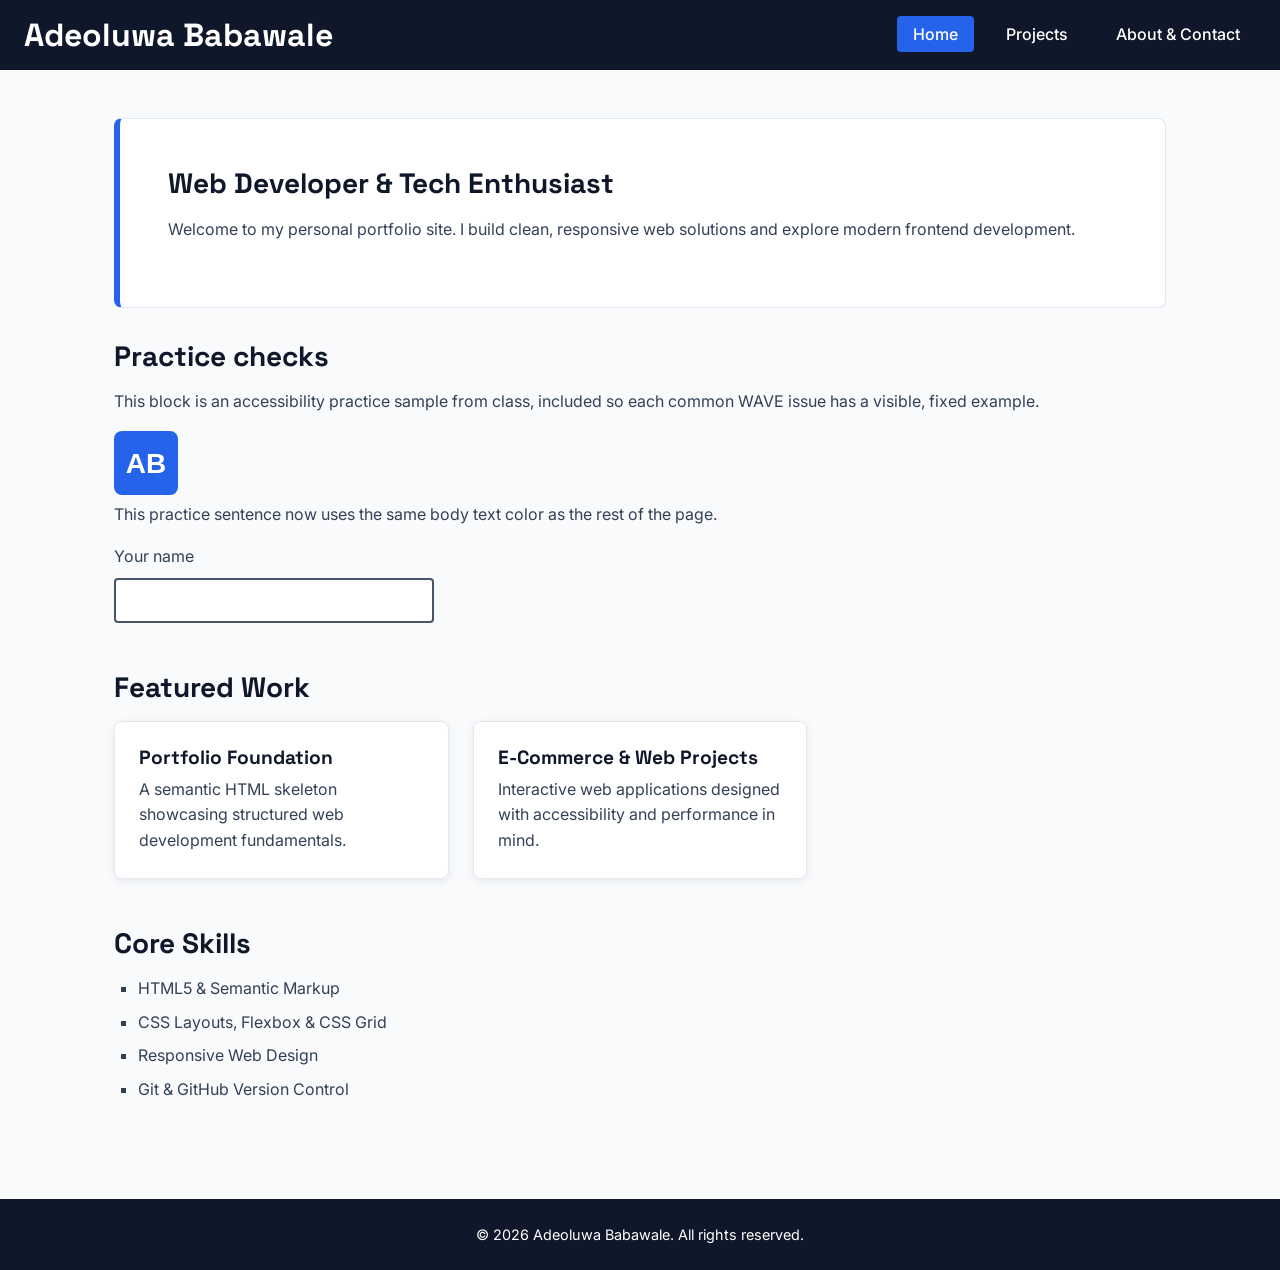
<file: index.html>
<!DOCTYPE html>
<html lang="en">
<head>
    <meta charset="UTF-8">
    <meta name="viewport" content="width=device-width, initial-scale=1.0">
    <title>Adeoluwa Babawale | Developer &amp; Creator Portfolio</title>
    <link rel="preconnect" href="https://fonts.googleapis.com">
    <link rel="preconnect" href="https://fonts.gstatic.com" crossorigin>
    <link href="https://fonts.googleapis.com/css2?family=Inter:wght@400;500;600&family=Space+Grotesk:wght@600;700&display=swap" rel="stylesheet">
    <link rel="stylesheet" href="style.css">
</head>
<body>
    <a class="skip-link" href="#main">Skip to main content</a>

    <header>
        <h1>Adeoluwa Babawale</h1>
        <nav aria-label="Primary">
            <ul>
                <li><a href="index.html" class="active" aria-current="page">Home</a></li>
                <li><a href="projects.html">Projects</a></li>
                <li><a href="about.html">About &amp; Contact</a></li>
            </ul>
        </nav>
    </header>

    <main id="main" tabindex="-1">
        <section id="hero">
            <h2>Web Developer &amp; Tech Enthusiast</h2>
            <p>Welcome to my personal portfolio site. I build clean, responsive web solutions and explore modern frontend development.</p>
        </section>

        <section id="practice-defects" aria-label="Practice checks">
            <h2>Practice checks</h2>
            <p>This block is an accessibility practice sample from class, included so each common WAVE issue has a visible, fixed example.</p>
            <img id="practice-missing-alt" src="practice-mark.svg" width="64" height="64" alt="Adeoluwa Babawale initials">
            <p id="practice-low-contrast">This practice sentence now uses the same body text color as the rest of the page.</p>
            <p><label for="practice-unlabeled">Your name</label> <input id="practice-unlabeled" type="text" name="practice-name" autocomplete="name"></p>
        </section>

        <section id="featured">
            <h2>Featured Work</h2>
            <div class="grid-container">
                <article class="card">
                    <h3>Portfolio Foundation</h3>
                    <p>A semantic HTML skeleton showcasing structured web development fundamentals.</p>
                </article>
                <article class="card">
                    <h3>E-Commerce &amp; Web Projects</h3>
                    <p>Interactive web applications designed with accessibility and performance in mind.</p>
                </article>
            </div>
        </section>

        <section id="highlights">
            <h2>Core Skills</h2>
            <ul class="skills-list">
                <li>HTML5 &amp; Semantic Markup</li>
                <li>CSS Layouts, Flexbox &amp; CSS Grid</li>
                <li>Responsive Web Design</li>
                <li>Git &amp; GitHub Version Control</li>
            </ul>
        </section>
    </main>

    <footer>
        <p>&copy; 2026 Adeoluwa Babawale. All rights reserved.</p>
    </footer>

</body>
</html>
</file>
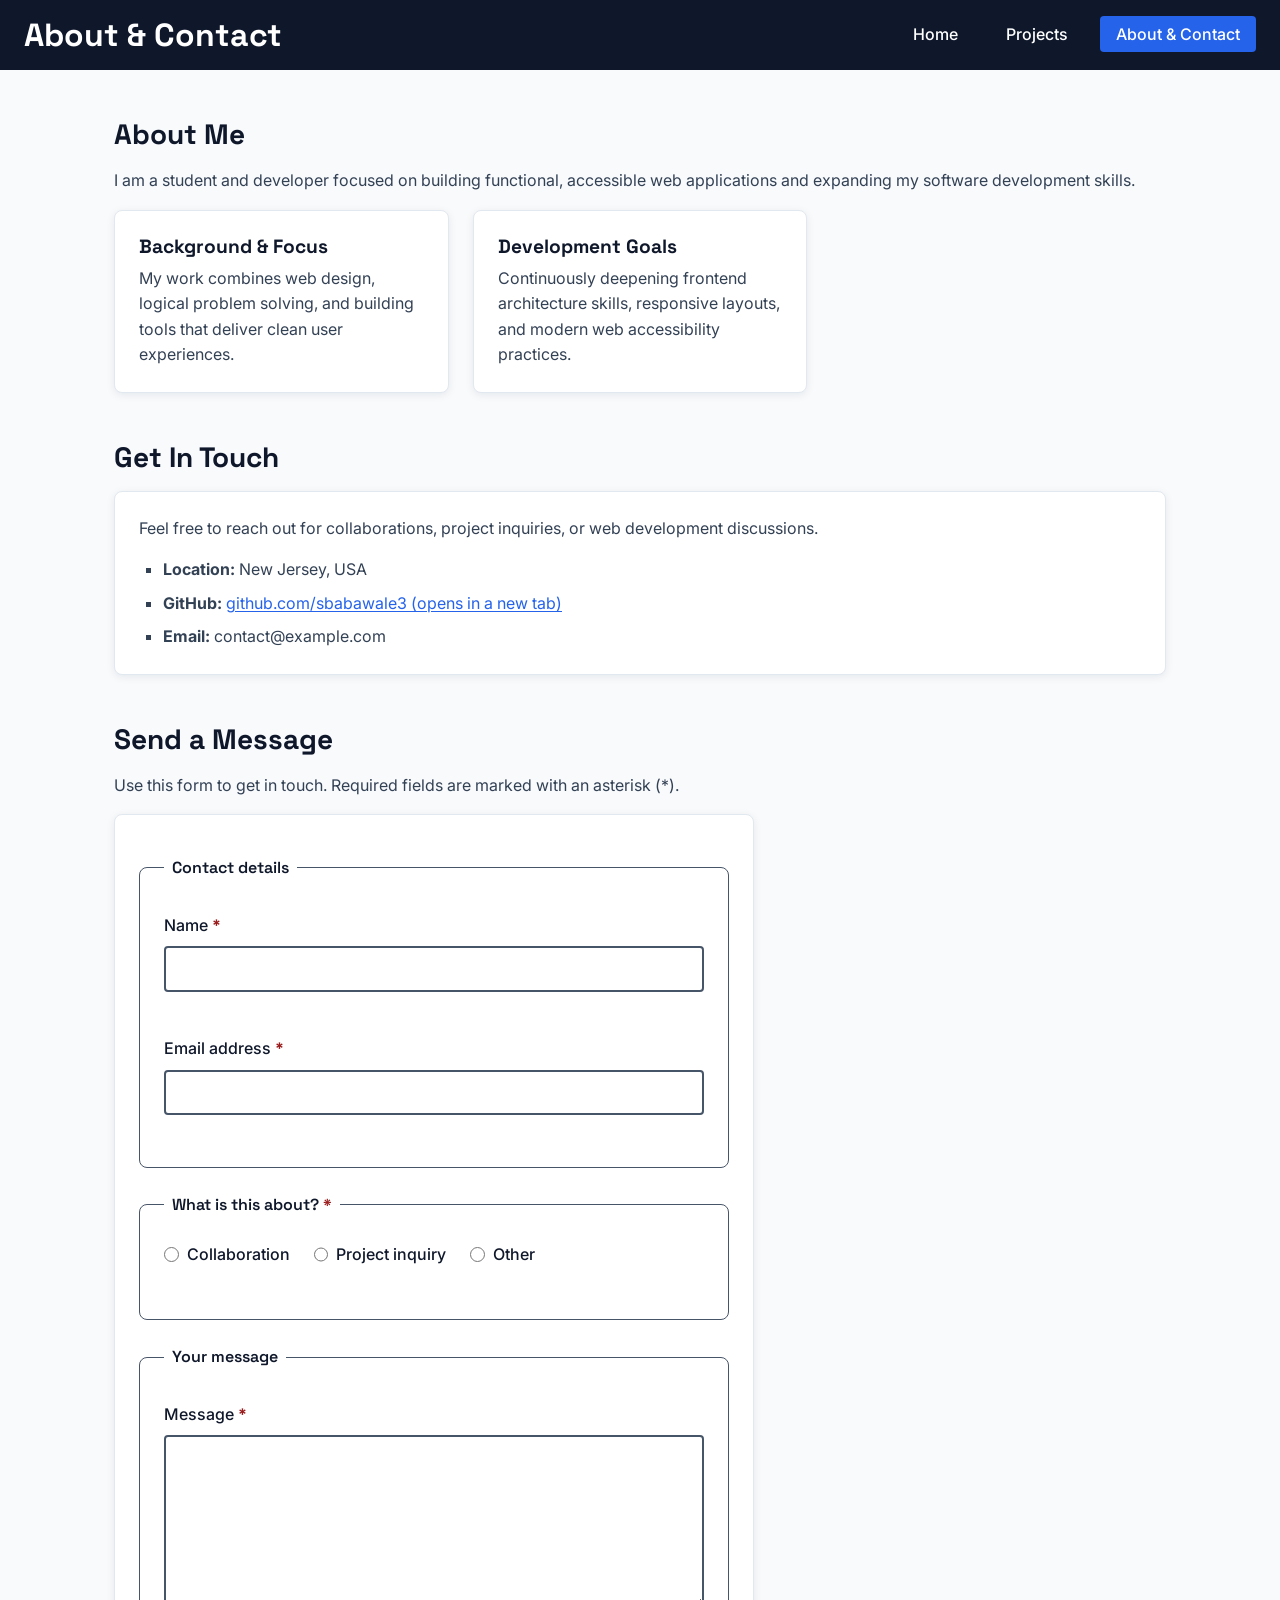
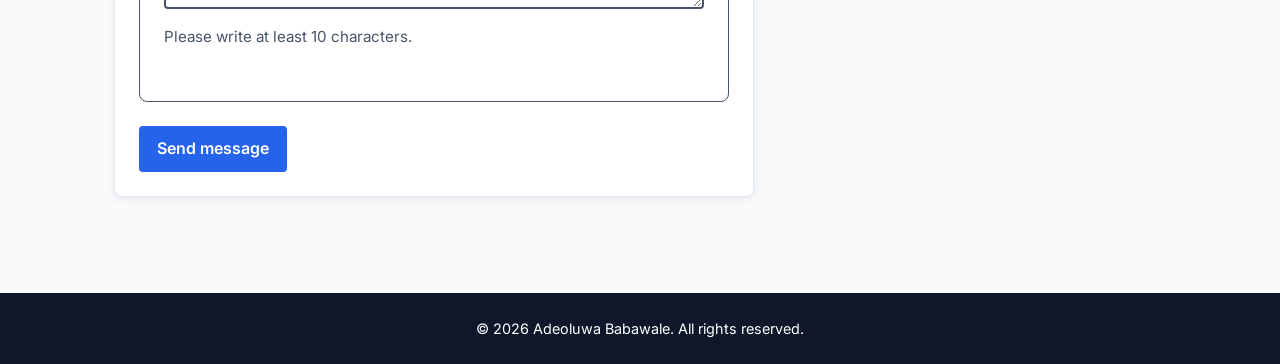
<file: about.html>
<!DOCTYPE html>
<html lang="en">
<head>
    <meta charset="UTF-8">
    <meta name="viewport" content="width=device-width, initial-scale=1.0">
    <title>About &amp; Contact | Adeoluwa Babawale Portfolio</title>
    <link rel="preconnect" href="https://fonts.googleapis.com">
    <link rel="preconnect" href="https://fonts.gstatic.com" crossorigin>
    <link href="https://fonts.googleapis.com/css2?family=Inter:wght@400;500;600&family=Space+Grotesk:wght@600;700&display=swap" rel="stylesheet">
    <link rel="stylesheet" href="style.css">
</head>
<body>
    <a class="skip-link" href="#main">Skip to main content</a>

    <header>
        <h1>About &amp; Contact</h1>
        <nav aria-label="Primary">
            <ul>
                <li><a href="index.html">Home</a></li>
                <li><a href="projects.html">Projects</a></li>
                <li><a href="about.html" class="active" aria-current="page">About &amp; Contact</a></li>
            </ul>
        </nav>
    </header>

    <main id="main" tabindex="-1">
        <section id="about-me">
            <h2>About Me</h2>
            <p>I am a student and developer focused on building functional, accessible web applications and expanding my software development skills.</p>
            
            <div class="grid-container">
                <article class="card">
                    <h3>Background &amp; Focus</h3>
                    <p>My work combines web design, logical problem solving, and building tools that deliver clean user experiences.</p>
                </article>
                <article class="card">
                    <h3>Development Goals</h3>
                    <p>Continuously deepening frontend architecture skills, responsive layouts, and modern web accessibility practices.</p>
                </article>
            </div>
        </section>

        <section id="contact-info">
            <h2>Get In Touch</h2>
            <div class="card">
                <p>Feel free to reach out for collaborations, project inquiries, or web development discussions.</p>
                <ul class="contact-list">
                    <li><strong>Location:</strong> New Jersey, USA</li>
                    <li><strong>GitHub:</strong> <a href="https://github.com/sbabawale3" target="_blank" rel="noopener noreferrer">github.com/sbabawale3 (opens in a new tab)</a></li>
                    <li><strong>Email:</strong> contact@example.com</li>
                </ul>
            </div>
        </section>

        <section id="contact-form-section">
            <h2>Send a Message</h2>
            <p>Use this form to get in touch. Required fields are marked with an asterisk (*).</p>

            <div class="card form-card">
                <form id="contact-form" action="#" method="post" novalidate>
                    <div id="form-status" class="form-status" tabindex="-1"></div>

                    <fieldset>
                        <legend>Contact details</legend>

                        <div class="form-field">
                            <label for="contact-name">Name <span class="required" aria-hidden="true">*</span></label>
                            <input type="text" id="contact-name" name="name" autocomplete="name" required aria-required="true" aria-describedby="contact-name-error">
                            <p id="contact-name-error" class="error-message"></p>
                        </div>

                        <div class="form-field">
                            <label for="contact-email">Email address <span class="required" aria-hidden="true">*</span></label>
                            <input type="email" id="contact-email" name="email" autocomplete="email" required aria-required="true" aria-describedby="contact-email-error">
                            <p id="contact-email-error" class="error-message"></p>
                        </div>
                    </fieldset>

                    <fieldset id="contact-topic-fieldset" aria-describedby="contact-topic-error">
                        <legend>What is this about? <span class="required" aria-hidden="true">*</span></legend>
                        <div class="radio-options">
                            <div class="radio-option">
                                <input type="radio" id="topic-collaboration" name="topic" value="collaboration" required>
                                <label for="topic-collaboration">Collaboration</label>
                            </div>
                            <div class="radio-option">
                                <input type="radio" id="topic-inquiry" name="topic" value="project-inquiry" required>
                                <label for="topic-inquiry">Project inquiry</label>
                            </div>
                            <div class="radio-option">
                                <input type="radio" id="topic-other" name="topic" value="other" required>
                                <label for="topic-other">Other</label>
                            </div>
                        </div>
                        <p id="contact-topic-error" class="error-message"></p>
                    </fieldset>

                    <fieldset>
                        <legend>Your message</legend>
                        <div class="form-field">
                            <label for="contact-message">Message <span class="required" aria-hidden="true">*</span></label>
                            <textarea id="contact-message" name="message" rows="6" required aria-required="true" aria-describedby="contact-message-hint contact-message-error"></textarea>
                            <p id="contact-message-hint" class="hint">Please write at least 10 characters.</p>
                            <p id="contact-message-error" class="error-message"></p>
                        </div>
                    </fieldset>

                    <button type="submit">Send message</button>
                </form>
            </div>
        </section>
    </main>

    <footer>
        <p>&copy; 2026 Adeoluwa Babawale. All rights reserved.</p>
    </footer>

    <script src="script.js"></script>
</body>
</html>
</file>
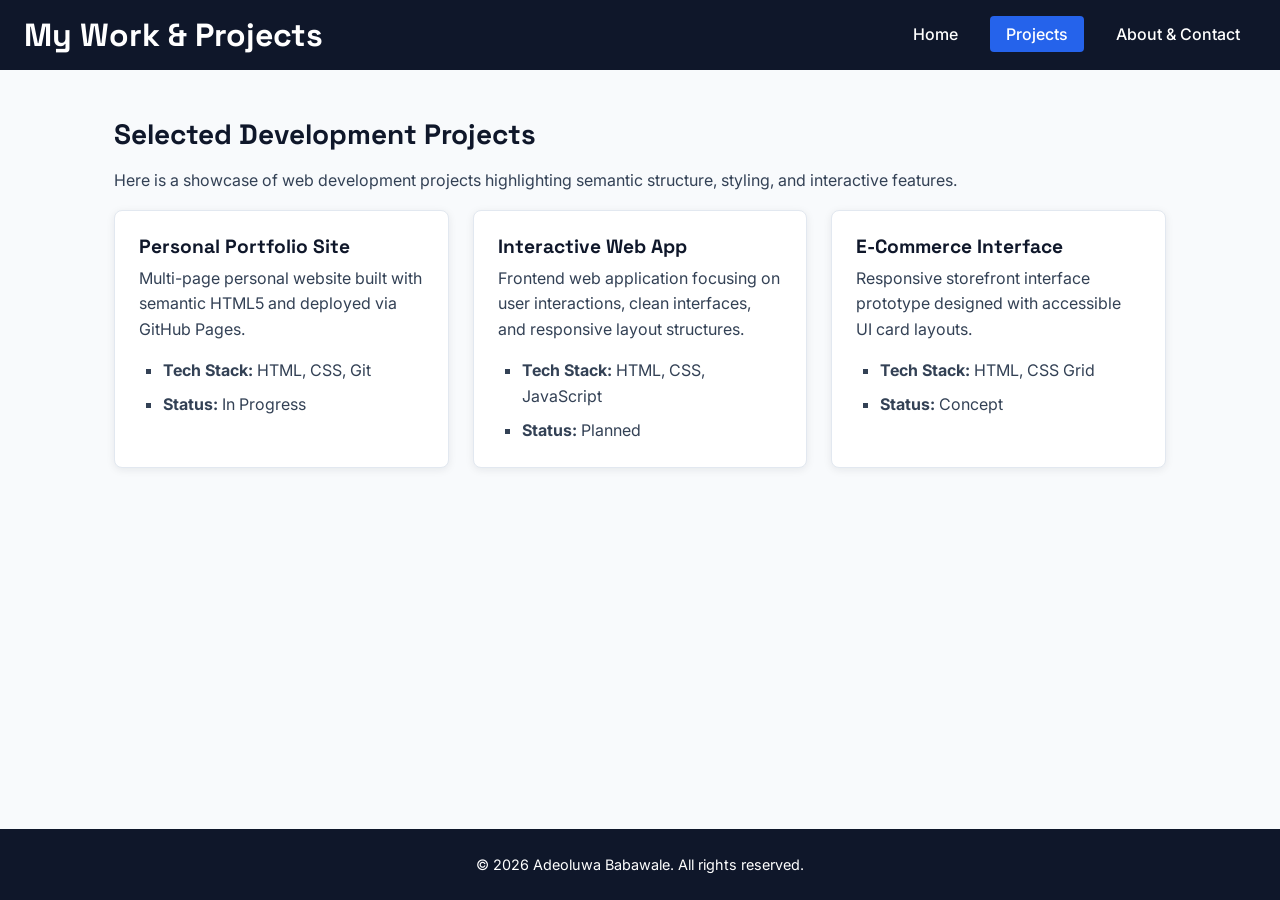
<file: projects.html>
<!DOCTYPE html>
<html lang="en">
<head>
    <meta charset="UTF-8">
    <meta name="viewport" content="width=device-width, initial-scale=1.0">
    <title>Projects | Adeoluwa Babawale Portfolio</title>
    <link rel="preconnect" href="https://fonts.googleapis.com">
    <link rel="preconnect" href="https://fonts.gstatic.com" crossorigin>
    <link href="https://fonts.googleapis.com/css2?family=Inter:wght@400;500;600&family=Space+Grotesk:wght@600;700&display=swap" rel="stylesheet">
    <link rel="stylesheet" href="style.css">
</head>
<body>
    <a class="skip-link" href="#main">Skip to main content</a>

    <header>
        <h1>My Work &amp; Projects</h1>
        <nav aria-label="Primary">
            <ul>
                <li><a href="index.html">Home</a></li>
                <li><a href="projects.html" class="active" aria-current="page">Projects</a></li>
                <li><a href="about.html">About &amp; Contact</a></li>
            </ul>
        </nav>
    </header>

    <main id="main" tabindex="-1">
        <section id="project-list">
            <h2>Selected Development Projects</h2>
            <p>Here is a showcase of web development projects highlighting semantic structure, styling, and interactive features.</p>

            <div class="grid-container project-card-group">
                <article class="card">
                    <h3>Personal Portfolio Site</h3>
                    <p>Multi-page personal website built with semantic HTML5 and deployed via GitHub Pages.</p>
                    <ul class="skills-list">
                        <li><strong>Tech Stack:</strong> HTML, CSS, Git</li>
                        <li><strong>Status:</strong> In Progress</li>
                    </ul>
                </article>

                <article class="card">
                    <h3>Interactive Web App</h3>
                    <p>Frontend web application focusing on user interactions, clean interfaces, and responsive layout structures.</p>
                    <ul class="skills-list">
                        <li><strong>Tech Stack:</strong> HTML, CSS, JavaScript</li>
                        <li><strong>Status:</strong> Planned</li>
                    </ul>
                </article>

                <article class="card">
                    <h3>E-Commerce Interface</h3>
                    <p>Responsive storefront interface prototype designed with accessible UI card layouts.</p>
                    <ul class="skills-list">
                        <li><strong>Tech Stack:</strong> HTML, CSS Grid</li>
                        <li><strong>Status:</strong> Concept</li>
                    </ul>
                </article>
            </div>
        </section>
    </main>

    <footer>
        <p>&copy; 2026 Adeoluwa Babawale. All rights reserved.</p>
    </footer>

</body>
</html>
</file>
<file: style.css>
/* ==========================================================================
   GOOGLE FONTS & DESIGN SYSTEM SETUP
   ========================================================================== */
@import url('https://fonts.googleapis.com/css2?family=Inter:wght@400;500;600&family=Space+Grotesk:wght@600;700&display=swap');

:root {
    /* Color Palette — used consistently on Home, Projects, and About & Contact */
    --primary-navy: #0F172A;
    --accent-blue: #2563EB;
    --accent-blue-dark: #1E40AF;
    --bg-light: #F8FAFC;
    --text-slate: #334155;
    --card-white: #FFFFFF;
    --border-subtle: #E2E8F0;
    --input-border: #475569;
    --error-text: #991B1B;
    --success-text: #166534;
    --focus-on-dark: #93C5FD;

    /* 8px Base Spacing System */
    --space-8: 8px;
    --space-16: 16px;
    --space-24: 24px;
    --space-32: 32px;
    --space-48: 48px;
}

/* ==========================================================================
   GLOBAL & TYPE SELECTORS (Selector Type 1)
   ========================================================================== */
* {
    box-sizing: border-box;
    margin: 0;
    padding: 0;
}

body {
    font-family: 'Inter', sans-serif;
    color: var(--text-slate);
    background-color: var(--bg-light);
    line-height: 1.6;
    display: flex;
    flex-direction: column;
    min-height: 100vh;
}

h1, h2, h3 {
    font-family: 'Space Grotesk', sans-serif;
    color: var(--primary-navy);
    line-height: 1.2;
}

h1 { font-size: 1.75rem; }
h2 { font-size: 1.5rem; margin-bottom: var(--space-16); }
h3 { font-size: 1.2rem; margin-bottom: var(--space-8); }

p {
    margin-bottom: var(--space-16);
}

main {
    max-width: 1100px;
    width: 100%;
    margin: 0 auto;
    padding: var(--space-24) var(--space-16);
    flex: 1;
}

main:focus {
    outline: none;
}

main:focus-visible {
    outline: none;
}

/* In-content links use color AND underline (not color alone) */
main a {
    color: var(--accent-blue);
    text-decoration: underline;
    text-underline-offset: 2px;
}

main a:hover,
main a:focus-visible {
    color: var(--accent-blue-dark);
}

/* ==========================================================================
   SKIP LINK & FOCUS STYLES
   ========================================================================== */
.skip-link {
    position: absolute;
    left: var(--space-16);
    top: -100px;
    z-index: 1000;
    background-color: var(--accent-blue);
    color: #FFFFFF;
    padding: var(--space-8) var(--space-16);
    border-radius: 4px;
    text-decoration: none;
    font-weight: 600;
}

.skip-link:focus {
    top: var(--space-8);
}

:focus-visible {
    outline: 3px solid var(--accent-blue);
    outline-offset: 3px;
}

header :focus-visible,
footer :focus-visible,
.skip-link:focus-visible {
    outline-color: var(--focus-on-dark);
}

.visually-hidden {
    position: absolute;
    width: 1px;
    height: 1px;
    padding: 0;
    margin: -1px;
    overflow: hidden;
    clip: rect(0, 0, 0, 0);
    white-space: nowrap;
    border: 0;
}

/* ==========================================================================
   HEADER & NAVIGATION (Flexbox Layout)
   ========================================================================== */
header {
    background-color: var(--primary-navy);
    color: white;
    padding: var(--space-16) var(--space-24);
    display: flex;
    flex-direction: column;
    align-items: center;
    gap: var(--space-16);
}

header h1 {
    color: white;
}

nav ul {
    list-style: none;
    display: flex;
    gap: var(--space-16);
}

nav a {
    color: white;
    text-decoration: none;
    font-weight: 500;
    padding: var(--space-8) var(--space-16);
    border-radius: 4px;
    transition: background-color 0.2s;
}

nav a:hover,
nav a.active,
nav a[aria-current="page"] {
    background-color: var(--accent-blue);
}

/* ==========================================================================
   ID SELECTORS (Selector Type 2) & CONTAINER SPACING
   ========================================================================== */
#hero {
    background-color: var(--card-white);
    padding: var(--space-32);
    border-radius: 8px;
    border: 1px solid var(--border-subtle);
    border-left: 6px solid var(--accent-blue);
    margin-bottom: var(--space-32);
}

/* Gestalt — Proximity: related content in a section sits closer together
   than the space that separates one section from the next. */
#project-list,
#about-me,
#contact-info,
#contact-form-section,
#featured,
#highlights,
#practice-defects {
    margin-bottom: var(--space-48);
}

/* ==========================================================================
   CLASS SELECTORS (Selector Type 3) & GRID LAYOUTS
   ========================================================================== */
/* Multi-column Grid Layout for Cards */
/* Gestalt — Proximity: cards in a group share a tighter gap (24px) than
   the 48px margin that separates the group from neighboring sections. */
.grid-container {
    display: grid;
    grid-template-columns: 1fr; /* Mobile Default */
    gap: var(--space-24);
    margin-top: var(--space-16);
}

/* Gestalt — Common Region: a shared white background, border, radius,
   and shadow enclose related content so it reads as one unit. */
.card {
    background-color: var(--card-white);
    padding: var(--space-24);
    border-radius: 8px;
    border: 1px solid var(--border-subtle);
    box-shadow: 0 2px 8px rgba(15, 23, 42, 0.08);
}

/* Inside a card, heading and body sit close together (proximity). */
.card h3 {
    margin-bottom: var(--space-8);
}

.card p:last-child {
    margin-bottom: 0;
}

.skills-list, .contact-list {
    list-style-type: square;
    padding-left: var(--space-24);
}

.skills-list li, .contact-list li {
    margin-bottom: var(--space-8);
}

.skills-list li:last-child,
.contact-list li:last-child {
    margin-bottom: 0;
}

/* ==========================================================================
   ACCESSIBLE CONTACT FORM
   ========================================================================== */
.form-card {
    max-width: 640px;
}

form fieldset {
    border: 1px solid var(--input-border);
    border-radius: 8px;
    padding: var(--space-16) var(--space-24) var(--space-24);
    margin: 0 0 var(--space-24);
}

form legend {
    font-family: 'Space Grotesk', sans-serif;
    font-weight: 600;
    color: var(--primary-navy);
    padding: 0 var(--space-8);
}

.form-field {
    margin-top: var(--space-16);
}

.form-field label,
.radio-option label {
    display: block;
    font-weight: 500;
    color: var(--primary-navy);
    margin-bottom: var(--space-8);
}

.required {
    color: var(--error-text);
    font-weight: 700;
}

.form-field input[type="text"],
.form-field input[type="email"],
.form-field textarea,
#practice-unlabeled {
    width: 100%;
    max-width: 100%;
    font: inherit;
    color: var(--primary-navy);
    background-color: var(--card-white);
    border: 2px solid var(--input-border);
    border-radius: 4px;
    padding: var(--space-8) var(--space-16);
}

#practice-unlabeled {
    display: block;
    width: 100%;
    max-width: 20rem;
    margin-left: 0;
    margin-top: var(--space-8);
}

.form-field textarea {
    resize: vertical;
    min-height: 8rem;
}

.form-field input[aria-invalid="true"],
.form-field textarea[aria-invalid="true"],
fieldset[aria-invalid="true"] {
    border-color: var(--error-text);
}

.hint {
    margin: var(--space-8) 0 0;
    color: var(--input-border);
    font-size: 0.95rem;
}

.error-message {
    margin: var(--space-8) 0 0;
    color: var(--error-text);
    font-weight: 600;
    min-height: 1.25em;
}

.error-message:not(:empty) {
    border-left: 4px solid var(--error-text);
    padding-left: var(--space-8);
}

.radio-options {
    display: flex;
    flex-wrap: wrap;
    gap: var(--space-16) var(--space-24);
    margin-top: var(--space-8);
}

.radio-option {
    display: flex;
    align-items: center;
    gap: var(--space-8);
}

.radio-option label {
    margin: 0;
    font-weight: 500;
}

.radio-option input[type="radio"] {
    width: 1.1em;
    height: 1.1em;
    accent-color: var(--accent-blue);
    flex-shrink: 0;
}

/* Gestalt — Similarity: the submit button shares the accent-blue
   background, white text, and rounded corners used by navigation links,
   so primary actions look like the same kind of interactive control. */
button[type="submit"] {
    font: inherit;
    font-weight: 600;
    color: #FFFFFF;
    background-color: var(--accent-blue);
    border: 2px solid var(--accent-blue);
    border-radius: 4px;
    padding: var(--space-8) var(--space-16);
    cursor: pointer;
}

button[type="submit"]:hover,
button[type="submit"]:focus-visible {
    background-color: var(--accent-blue-dark);
    border-color: var(--accent-blue-dark);
}

.form-status {
    margin-bottom: var(--space-16);
}

.form-status:not(:empty) {
    padding: var(--space-16);
    border-radius: 4px;
    font-weight: 600;
}

.form-status.is-error {
    color: var(--error-text);
    background-color: #FEF2F2;
    border: 2px solid var(--error-text);
}

.form-status.is-success {
    color: var(--success-text);
    background-color: #F0FDF4;
    border: 2px solid var(--success-text);
}

.form-status:focus {
    outline: 3px solid var(--accent-blue);
    outline-offset: 3px;
}

/* Footer Styling */
footer {
    background-color: var(--primary-navy);
    color: white;
    text-align: center;
    padding: var(--space-24);
    margin-top: auto;
}

footer p {
    margin: 0;
    font-size: 0.9rem;
}

/* ==========================================================================
   RESPONSIVENESS & MEDIA QUERIES
   ========================================================================== */

/* Breakpoint 1: Tablet (768px and up) */
@media (min-width: 768px) {
    header {
        flex-direction: row;
        justify-content: space-between;
    }

    h1 { font-size: 2rem; }
    h2 { font-size: 1.75rem; }

    /* Switch card grid to 2 columns on tablet */
    .grid-container {
        grid-template-columns: repeat(2, 1fr);
    }
}

/* Breakpoint 2: Desktop (1200px and up) */
@media (min-width: 1200px) {
    main {
        padding: var(--space-48) var(--space-24);
    }

    /* Switch card grid to 3 columns on large screens */
    .grid-container {
        grid-template-columns: repeat(3, 1fr);
    }

    #hero {
        padding: var(--space-48);
    }
}
</file>
